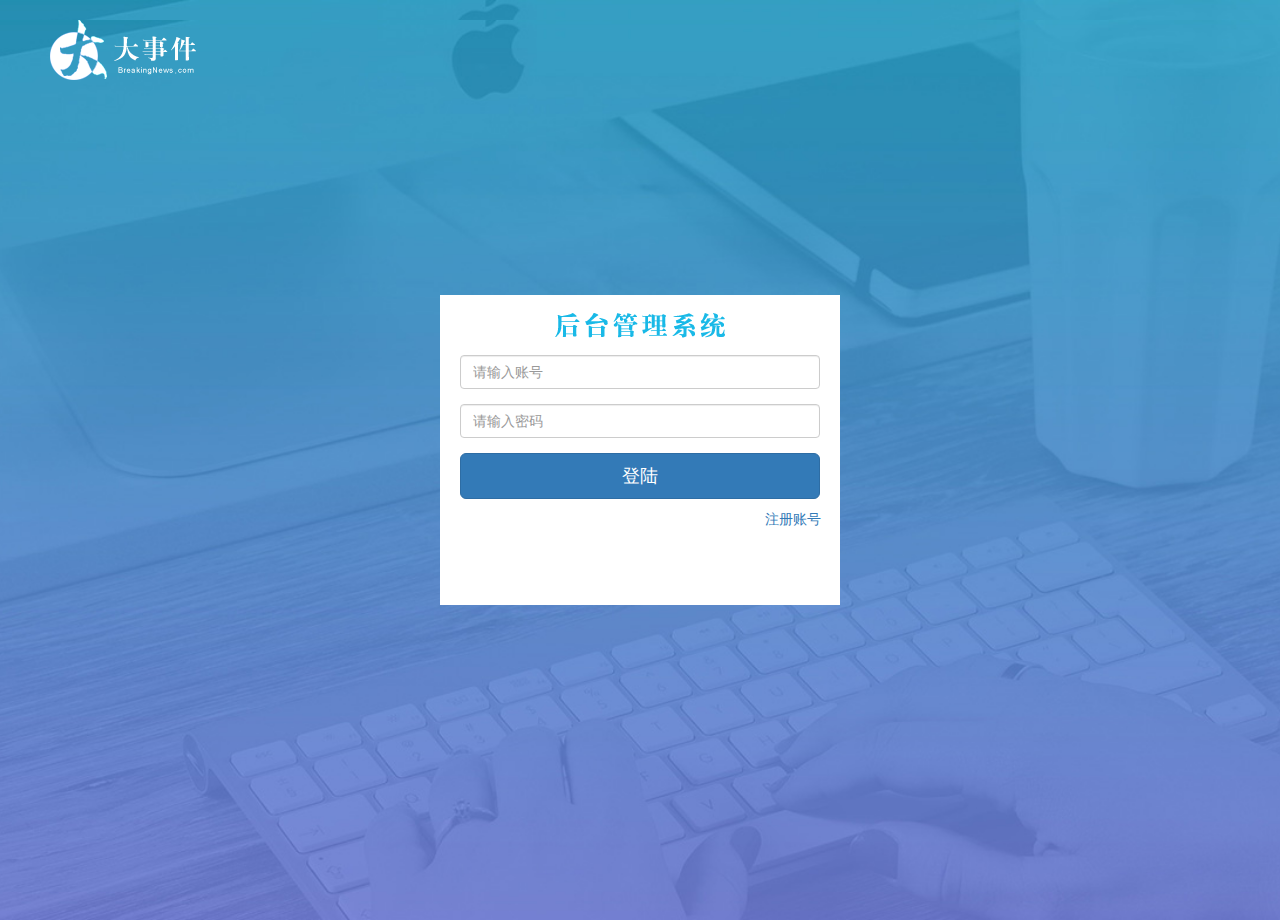
<file: login.html>
<!DOCTYPE html>
<html lang="en">
<head>
    <meta charset="UTF-8">
    <meta http-equiv="X-UA-Compatible" content="IE=edge">
    <meta name="viewport" content="width=device-width, initial-scale=1.0">
    <title>大事件-登陆/注册</title>
    <link rel="stylesheet" href="./assets/css/login.css">
    <link rel="stylesheet" href="./assets/lib/bootstrap.css">
</head>
<body>
    <div class="logo_box">
        <img src="./assets/images/logo.png" alt="">
    </div>
    <div class="log_reg">
        <div class="title_box"></div>

    <!-- 登陆的div -->

    <div class="login_box">
        <!-- 登陆的表单 -->

        <form id="log_form">
            <div class="form-group">
                
                <!-- <label for="exampleInputName2">Name</label> -->
                <input type="text" class="form-control loguse" id="exampleInputName2" placeholder="请输入账号" name="username">
              </div>
            <div class="form-group">
                
                <!-- <label for="exampleInputPassword1">Password</label> -->
                <input type="password" class="form-control logpsw" id="exampleInputPassword1" placeholder="请输入密码" name="password">
              </div>
              <button type="button" class="btn btn-primary btn-lg btn-block" id="logbtn">登陆</button>
        </form>    

        <a href="javascript:;" id="link_reg">注册账号</a>
    
    </div>

    <!-- 注册的div -->

    <div class="reg_box">

        <!-- 注册的表单 -->
        <form id="log_form">
            <div class="form-group">
                
                <!-- <label for="exampleInputName2">Name</label> -->
                <input type="text" class="form-control reguser" id="exampleInputName2" placeholder="请输入账号" name="username">
              </div>
            <div class="form-group">
                
                <!-- <label for="exampleInputPassword1">Password</label> -->
                <input type="password" class="form-control regpsw" id="exampleInputPassword1" placeholder="请输入密码" name="password">
              </div>
              <div class="form-group">
                
                <!-- <label for="exampleInputPassword1">Password</label> -->
                <input type="password" class="form-control" id="exampleInputPassword1" placeholder="请再次输入密码" name="repassword">
              </div>
              <button type="button" class="btn btn-primary btn-lg btn-block" id="regbtn" >注册</button>
        </form>
        <a href="javascript:;" id="link_login">去登陆</a>
    </div>
    </div> 

    <!-- 导入jquery -->
    <script src="./assets/lib/jquery.js"></script>

    <!-- 导入bootstrap中的js -->
    <script src="./assets/lib/bootstrap.js"></script>


    <!-- 封装jquery中的ajaxPrefilter函数 -->
    <script src="./assets/js/baseAPI.js"></script>

    <!-- 导入自己的login文件的js -->
    <script src="./assets/js/login.js"></script>
</body>
</html>
</file>
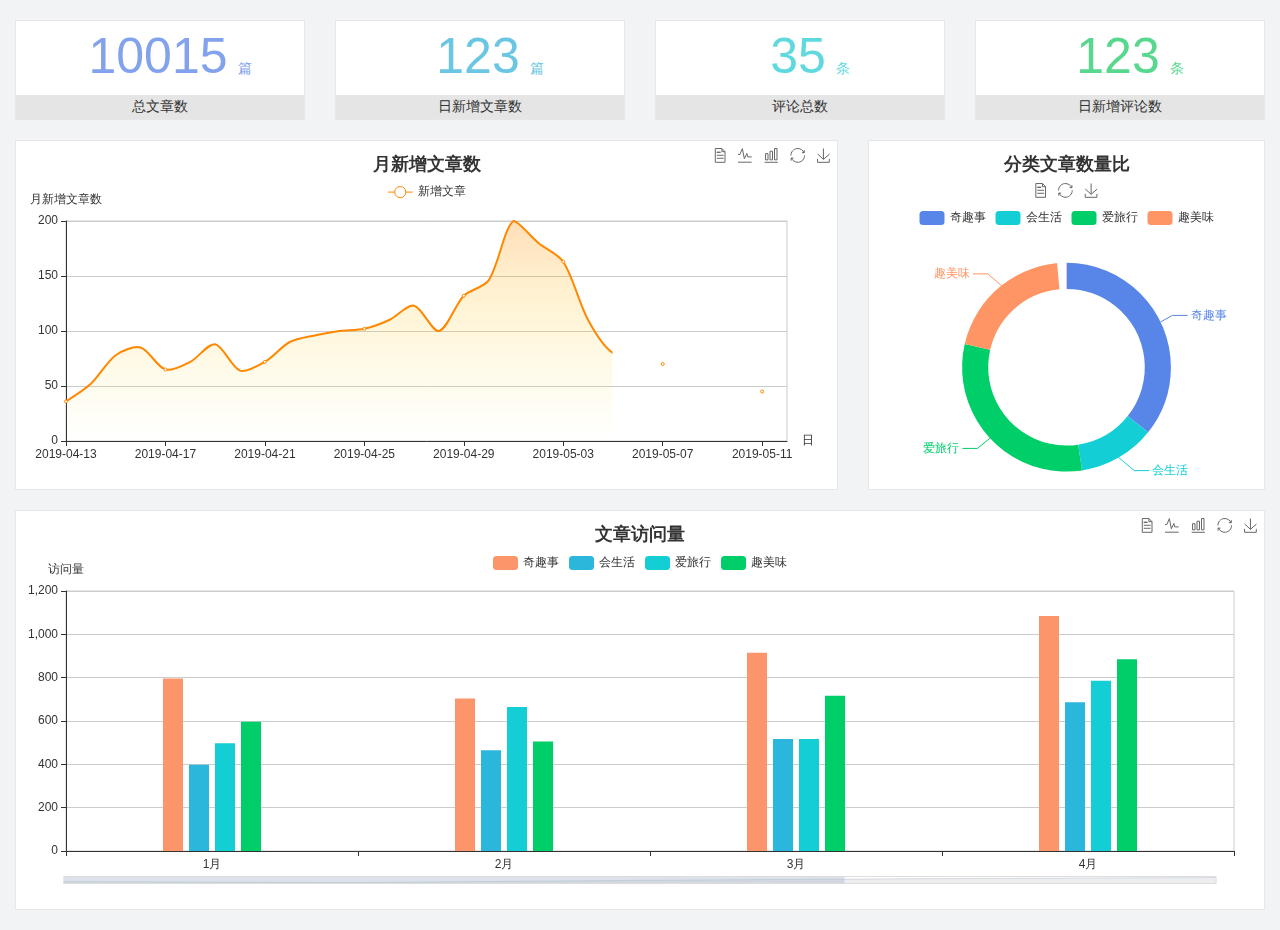
<file: home/dashboard.html>
<!DOCTYPE html>
<html lang="en">

<head>
  <meta charset="UTF-8">
  <meta name="viewport" content="width=device-width, initial-scale=1.0">
  <meta http-equiv="X-UA-Compatible" content="ie=edge">
  <title>图表统计</title>
  <link rel="stylesheet" href="../../assets/lib/bootstrap.css" />
  <link rel="stylesheet" href="../../assets/lib/main.css" />
  <script src="../../assets/lib/jquery.js"></script>
  <script type="text/javascript" src="../../assets/lib/echarts.min.js"></script>
</head>

<body>
  <div class="container-fluid">
    <div class="row spannel_list">
      <div class="col-sm-3 col-xs-6">
        <div class="spannel">
          <em>10015</em><span>篇</span>
          <b>总文章数</b>
        </div>
      </div>
      <div class="col-sm-3 col-xs-6">
        <div class="spannel scolor01">
          <em>123</em><span>篇</span>
          <b>日新增文章数</b>
        </div>
      </div>
      <div class="col-sm-3 col-xs-6">
        <div class="spannel scolor02">
          <em>35</em><span>条</span>
          <b>评论总数</b>
        </div>
      </div>
      <div class="col-sm-3 col-xs-6">
        <div class="spannel scolor03">
          <em>123</em><span>条</span>
          <b>日新增评论数</b>
        </div>
      </div>
    </div>
  </div>

  <div class="container-fluid">
    <div class="row curve-pie">
      <div class="col-lg-8 col-md-8">
        <div class="gragh_pannel" id="curve_show"></div>
      </div>
      <div class="col-lg-4 col-md-4">
        <div class="gragh_pannel" id="pie_show"></div>
      </div>
    </div>
  </div>

  <div class="container-fluid">
    <div class="column_pannel" id="column_show"></div>
  </div>

  <script>
    var oChart = echarts.init(document.getElementById('curve_show'));
    var aList_all = [
      { 'count': 36, 'date': '2019-04-13' },
      { 'count': 52, 'date': '2019-04-14' },
      { 'count': 78, 'date': '2019-04-15' },
      { 'count': 85, 'date': '2019-04-16' },
      { 'count': 65, 'date': '2019-04-17' },
      { 'count': 72, 'date': '2019-04-18' },
      { 'count': 88, 'date': '2019-04-19' },
      { 'count': 64, 'date': '2019-04-20' },
      { 'count': 72, 'date': '2019-04-21' },
      { 'count': 90, 'date': '2019-04-22' },
      { 'count': 96, 'date': '2019-04-23' },
      { 'count': 100, 'date': '2019-04-24' },
      { 'count': 102, 'date': '2019-04-25' },
      { 'count': 110, 'date': '2019-04-26' },
      { 'count': 123, 'date': '2019-04-27' },
      { 'count': 100, 'date': '2019-04-28' },
      { 'count': 132, 'date': '2019-04-29' },
      { 'count': 146, 'date': '2019-04-30' },
      { 'count': 200, 'date': '2019-05-01' },
      { 'count': 180, 'date': '2019-05-02' },
      { 'count': 163, 'date': '2019-05-03' },
      { 'count': 110, 'date': '2019-05-04' },
      { 'count': 80, 'date': '2019-05-05' },
      { 'count': 82, 'date': '2019-05-06' },
      { 'count': 70, 'date': '2019-05-07' },
      { 'count': 65, 'date': '2019-05-08' },
      { 'count': 54, 'date': '2019-05-09' },
      { 'count': 40, 'date': '2019-05-10' },
      { 'count': 45, 'date': '2019-05-11' },
      { 'count': 38, 'date': '2019-05-12' },
    ];

    let aCount = [];
    let aDate = [];

    for (var i = 0; i < aList_all.length; i++) {
      aCount.push(aList_all[i].count);
      aDate.push(aList_all[i].date);
    }

    var chartopt = {
      title: {
        text: '月新增文章数',
        left: 'center',
        top: '10'
      },
      tooltip: {
        trigger: 'axis'
      },
      legend: {
        data: ['新增文章'],
        top: '40'
      },
      toolbox: {
        show: true,
        feature: {
          mark: { show: true },
          dataView: { show: true, readOnly: false },
          magicType: { show: true, type: ['line', 'bar'] },
          restore: { show: true },
          saveAsImage: { show: true }
        }
      },
      calculable: true,
      xAxis: [
        {
          name: '日',
          type: 'category',
          boundaryGap: false,
          data: aDate
        }
      ],
      yAxis: [
        {
          name: '月新增文章数',
          type: 'value'
        }
      ],
      series: [
        {
          name: '新增文章',
          type: 'line',
          smooth: true,
          itemStyle: { normal: { areaStyle: { type: 'default' }, color: '#f80' }, lineStyle: { color: '#f80' } },
          data: aCount
        }],
      areaStyle: {
        normal: {
          color: new echarts.graphic.LinearGradient(0, 0, 0, 1, [{
            offset: 0,
            color: 'rgba(255,136,0,0.39)'
          }, {
            offset: .34,
            color: 'rgba(255,180,0,0.25)'
          }, {
            offset: 1,
            color: 'rgba(255,222,0,0.00)'
          }])

        }
      },
      grid: {
        show: true,
        x: 50,
        x2: 50,
        y: 80,
        height: 220
      }
    };

    oChart.setOption(chartopt);


    var oPie = echarts.init(document.getElementById('pie_show'));
    var oPieopt =
    {
      title: {
        top: 10,
        text: '分类文章数量比',
        x: 'center'
      },
      tooltip: {
        trigger: 'item',
        formatter: "{a} <br/>{b} : {c} ({d}%)"
      },
      color: ['#5885e8', '#13cfd5', '#00ce68', '#ff9565'],
      legend: {
        x: 'center',
        top: 65,
        data: ['奇趣事', '会生活', '爱旅行', '趣美味']
      },
      toolbox: {
        show: true,
        x: 'center',
        top: 35,
        feature: {
          mark: { show: true },
          dataView: { show: true, readOnly: false },
          magicType: {
            show: true,
            type: ['pie', 'funnel'],
            option: {
              funnel: {
                x: '25%',
                width: '50%',
                funnelAlign: 'left',
                max: 1548
              }
            }
          },
          restore: { show: true },
          saveAsImage: { show: true }
        }
      },
      calculable: true,
      series: [
        {
          name: '访问来源',
          type: 'pie',
          radius: ['45%', '60%'],
          center: ['50%', '65%'],
          data: [
            { value: 300, name: '奇趣事' },
            { value: 100, name: '会生活' },
            { value: 260, name: '爱旅行' },
            { value: 180, name: '趣美味' }
          ]
        }
      ]
    };
    oPie.setOption(oPieopt);



    var oColumn = this.echarts.init(document.getElementById('column_show'));
    var oColumnopt =
    {
      title: {
        text: '文章访问量',
        left: 'center',
        top: '10'
      },
      tooltip: {
        trigger: 'axis'
      },
      legend: {
        data: ['奇趣事', '会生活', '爱旅行', '趣美味'],
        top: '40'
      },
      toolbox: {
        show: true,
        feature: {
          mark: { show: true },
          dataView: { show: true, readOnly: false },
          magicType: { show: true, type: ['line', 'bar'] },
          restore: { show: true },
          saveAsImage: { show: true }
        }
      },
      calculable: true,
      xAxis: [
        {
          type: 'category',
          data: ['1月', '2月', '3月', '4月', '5月']
        }
      ],
      yAxis: [
        {
          name: '访问量',
          type: 'value'
        }
      ],
      series: [
        {
          name: '奇趣事',
          type: 'bar',
          barWidth: 20,
          itemStyle: {
            normal: { areaStyle: { type: 'default' }, color: '#fd956a' }
          },
          data: [800, 708, 920, 1090, 1200]
        },
        {
          name: '会生活',
          type: 'bar',
          barWidth: 20,
          itemStyle: {
            normal: { areaStyle: { type: 'default' }, color: '#2bb6db' }
          },
          data: [400, 468, 520, 690, 800]
        },
        {
          name: '爱旅行',
          type: 'bar',
          barWidth: 20,
          itemStyle: {
            normal: { areaStyle: { type: 'default' }, color: '#13cfd5' }
          },
          data: [500, 668, 520, 790, 900]
        },
        {
          name: '趣美味',
          type: 'bar',
          barWidth: 20,
          itemStyle: {
            normal: { areaStyle: { type: 'default' }, color: '#00ce68' }
          },
          data: [600, 508, 720, 890, 1000]
        }
      ],
      grid: {
        show: true,
        x: 50,
        x2: 30,
        y: 80,
        height: 260
      },
      dataZoom: [//给x轴设置滚动条
        {
          start: 0,//默认为0
          end: 100 - 1000 / 31,//默认为100
          type: 'slider',
          show: true,
          xAxisIndex: [0],
          handleSize: 0,//滑动条的 左右2个滑动条的大小
          height: 8,//组件高度
          left: 45, //左边的距离
          right: 50,//右边的距离
          bottom: 26,//右边的距离
          handleColor: '#ddd',//h滑动图标的颜色
          handleStyle: {
            borderColor: "#cacaca",
            borderWidth: "1",
            shadowBlur: 2,
            background: "#ddd",
            shadowColor: "#ddd",
          }
        }]
    };
    oColumn.setOption(oColumnopt);
  </script>
</body>

</html>
</file>
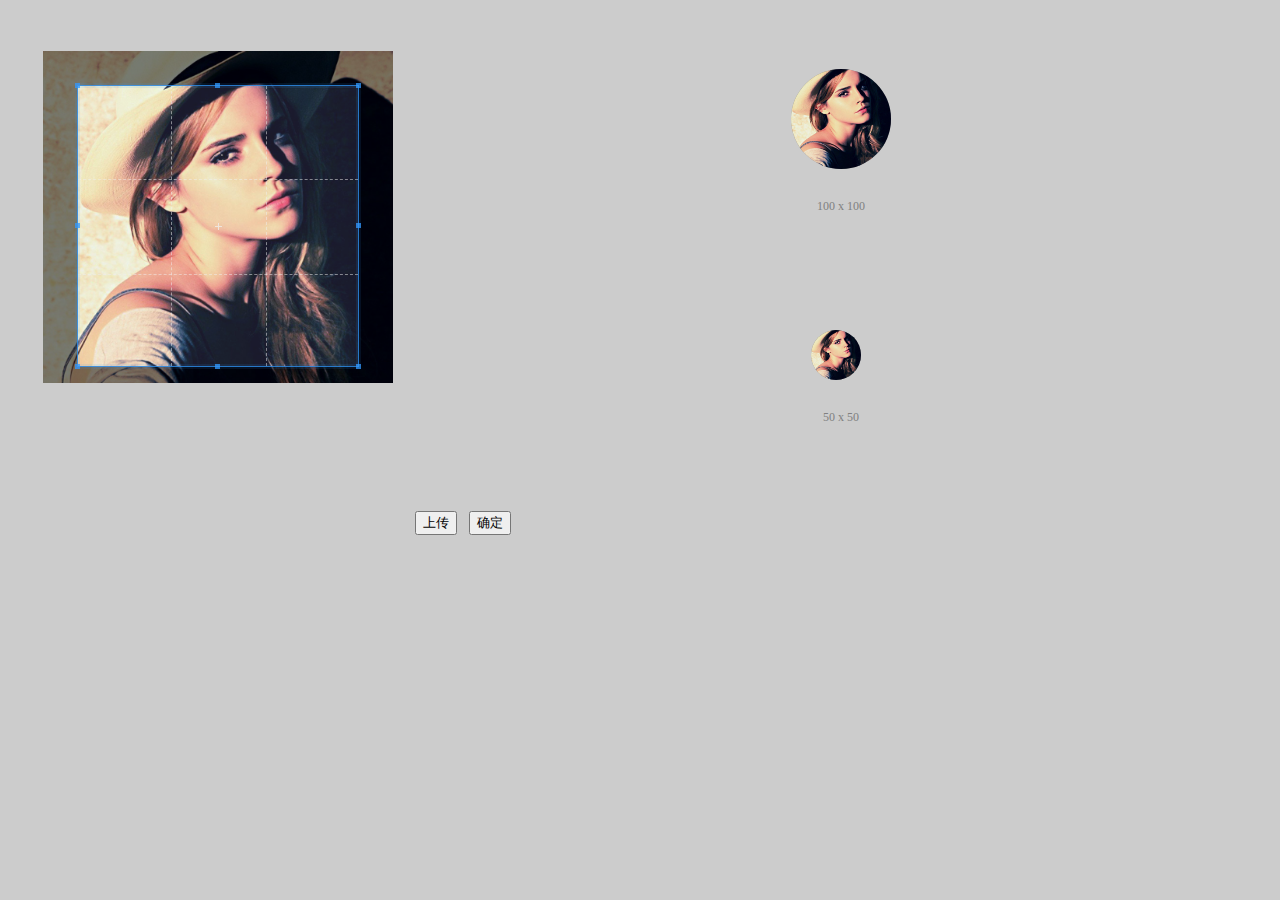
<file: user/user_autor.html>
<!DOCTYPE html>
<html lang="en">

<head>
    <meta charset="UTF-8">
    <meta http-equiv="X-UA-Compatible" content="IE=edge">
    <meta name="viewport" content="width=device-width, initial-scale=1.0">
    <title>Document</title>
    <link rel="stylesheet" href="../assets/lib/cropper/cropper.css" />
    <link rel="stylesheet" href="../assets/css/user/user_autor.css">
</head>

<body>
    <!-- 第一行的图片裁剪和预览区域 -->  
    <div class="row1">    
        <!-- 图片裁剪区域 -->    
        <div class="cropper-box">      
            <!-- 这个 img 标签很重要，将来会把它初始化为裁剪区域 -->      
            <img id="image" src="/assets/images/sample.jpg" />    
        </div>    
        <!-- 图片的预览区域 -->    
        <div class="preview-box">      
            <div>        
                <!-- 宽高为 100px 的预览区域 -->       
                 <div class="img-preview w100"></div>       
                 <p class="size">100 x 100</p>      
            </div>      
            <div>        
                <!-- 宽高为 50px 的预览区域 -->       
                 <div class="img-preview w50"></div>        
                <p class="size">50 x 50</p>  
            </div>    
        </div>  
    </div>  
    <!-- 第二行的按钮区域 -->  
    <div class="row2">    
        <input type="file" id="file" style="display: none;">
        <button type="button" class="layui-btn upfile">上传</button>    
        <button type="button" class="layui-btn layui-btn-danger" id="loadfile">确定</button>  
    </div>
    <!-- 导入jquery -->
    <script src="../assets/lib/jquery.js"></script>
    <script src="../assets/lib/cropper/Cropper.js"></script>
    <script src="../assets/lib/cropper/jquery-cropper.js"></script>
    <!-- 导入baseAPI -->
    <script src="../assets/js/baseAPI.js"></script>
    <!-- 导入自己的js文件 -->
    <script src="../assets/js/user/user_autor.js"></script>
</body>

</html>
</file>
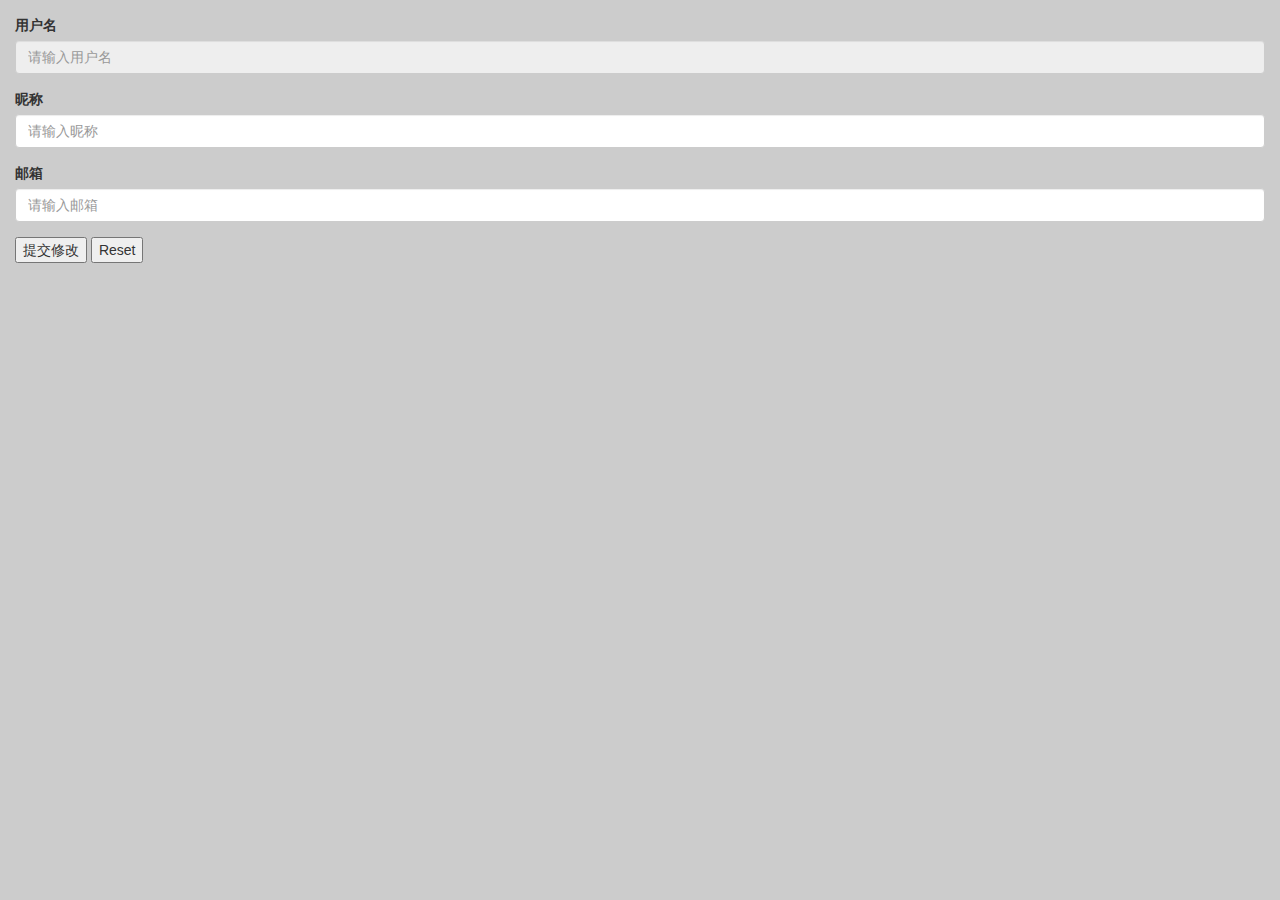
<file: user/user_info.html>
<!DOCTYPE html>
<html lang="en">
<head>
    <meta charset="UTF-8">
    <meta http-equiv="X-UA-Compatible" content="IE=edge">
    <meta name="viewport" content="width=device-width, initial-scale=1.0">
    <title>Document</title>
    <link rel="stylesheet" href="../assets/lib/bootstrap.css">
    <link rel="stylesheet" href="../assets/css/user/user_info.css">
</head>
<body>
    <form id="info_form">
        <input type="hidden" id="id">
        <div class="form-group">
            <label for="exampleInputName2">用户名</label>
            <!-- 给用户名文本框添加只读属性 -->
            <input type="text" class="form-control"  id="username" placeholder="请输入用户名" readonly>
          </div>
          <div class="form-group">
            <label for="exampleInputName2">昵称</label>
            <input type="text" class="form-control"  placeholder="请输入昵称" id="nickname">
          </div>
        <div class="form-group">
            <label for="exampleInputEmail2">邮箱</label>
            <input type="email" class="form-control"  placeholder="请输入邮箱" id="email">
          </div>
          <!-- <button id="btninfo">提交修改</button> -->
          <input type="button" value="提交修改" id="btninfo">
          <input type="reset" id="reset">
      </form>
      <script src="../assets/lib/jquery.js"></script>
      <script src="../assets/js/baseAPI.js"></script>
      <script src="../assets/js/user/user_info.js"></script>
</body>
</html>
</file>
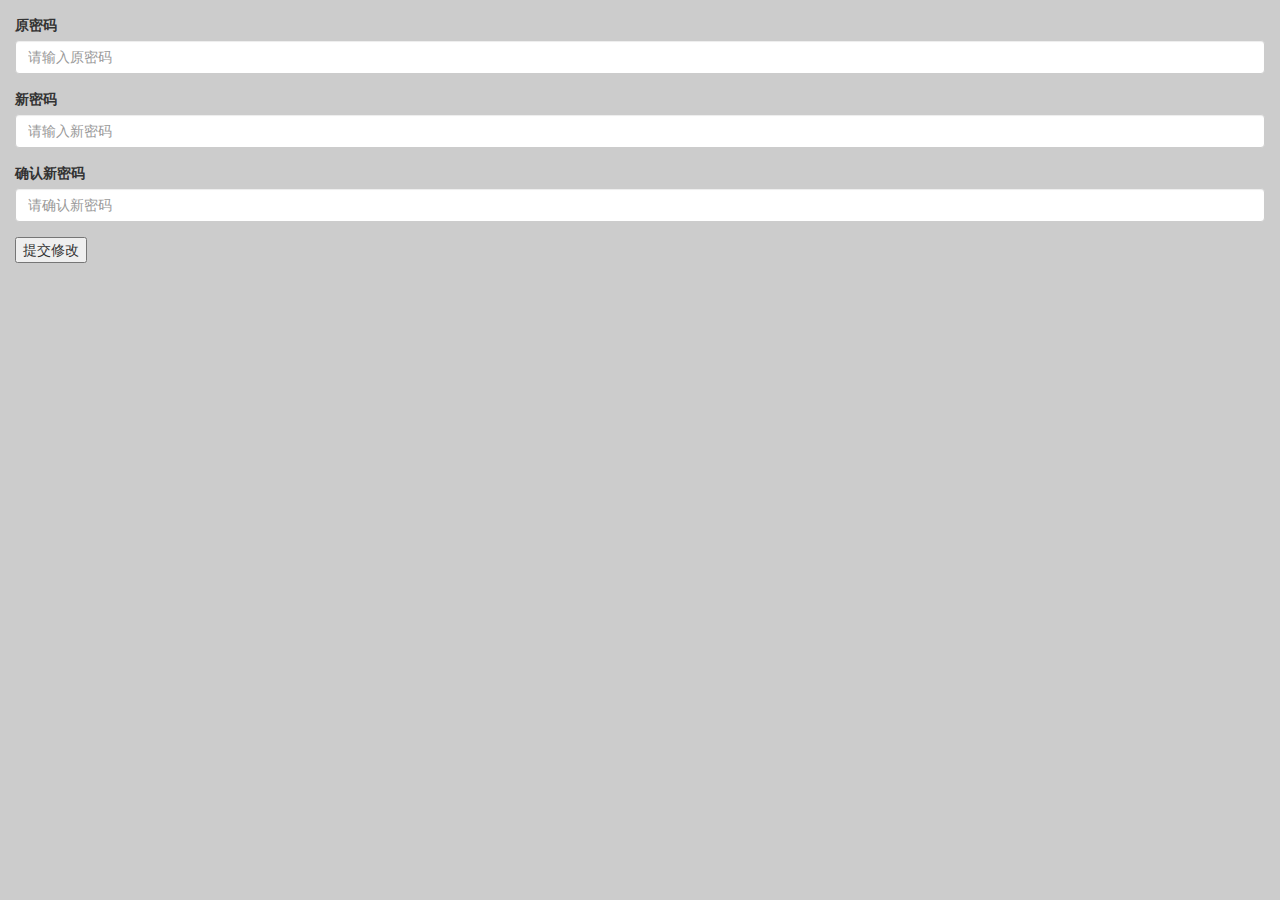
<file: user/user_psw.html>
<!DOCTYPE html>
<html lang="en">
<head>
    <meta charset="UTF-8">
    <meta http-equiv="X-UA-Compatible" content="IE=edge">
    <meta name="viewport" content="width=device-width, initial-scale=1.0">
    <title>Document</title>
    <link rel="stylesheet" href="../assets/lib/bootstrap.css">
    <link rel="stylesheet" href="../assets/css/user/user_psw.css">
</head>
<body>
    <form id="info_form">
        <input type="hidden" id="id">
        <div class="form-group">
            <label for="exampleInputName2">原密码</label>
            
            <input type="text" class="form-control"  id="oldpsw" placeholder="请输入原密码">
          </div>
          <div class="form-group">
            <label for="exampleInputName2">新密码</label>
            <input type="text" class="form-control"  placeholder="请输入新密码" id="newpsw">
          </div>
        <div class="form-group">
            <label for="exampleInputEmail2">确认新密码</label>
            <input type="text" class="form-control"  placeholder="请确认新密码" id="renewpsw">
          </div>
          <!-- <button id="btninfo">提交修改</button> -->
          <input type="button" value="提交修改" id="btnpsw">
          <!-- <input type="reset" id="reset"> -->

          <!-- 导入jquery -->
          <script src="../assets/lib/jquery.js"></script>
          <!-- 导入baseAPI -->
          <script src="../assets/js/baseAPI.js"></script>
          <!-- 导入自己的js文件 -->
          <script src="../assets/js/user/user_psw.js"></script>
</body>
</html>
</file>
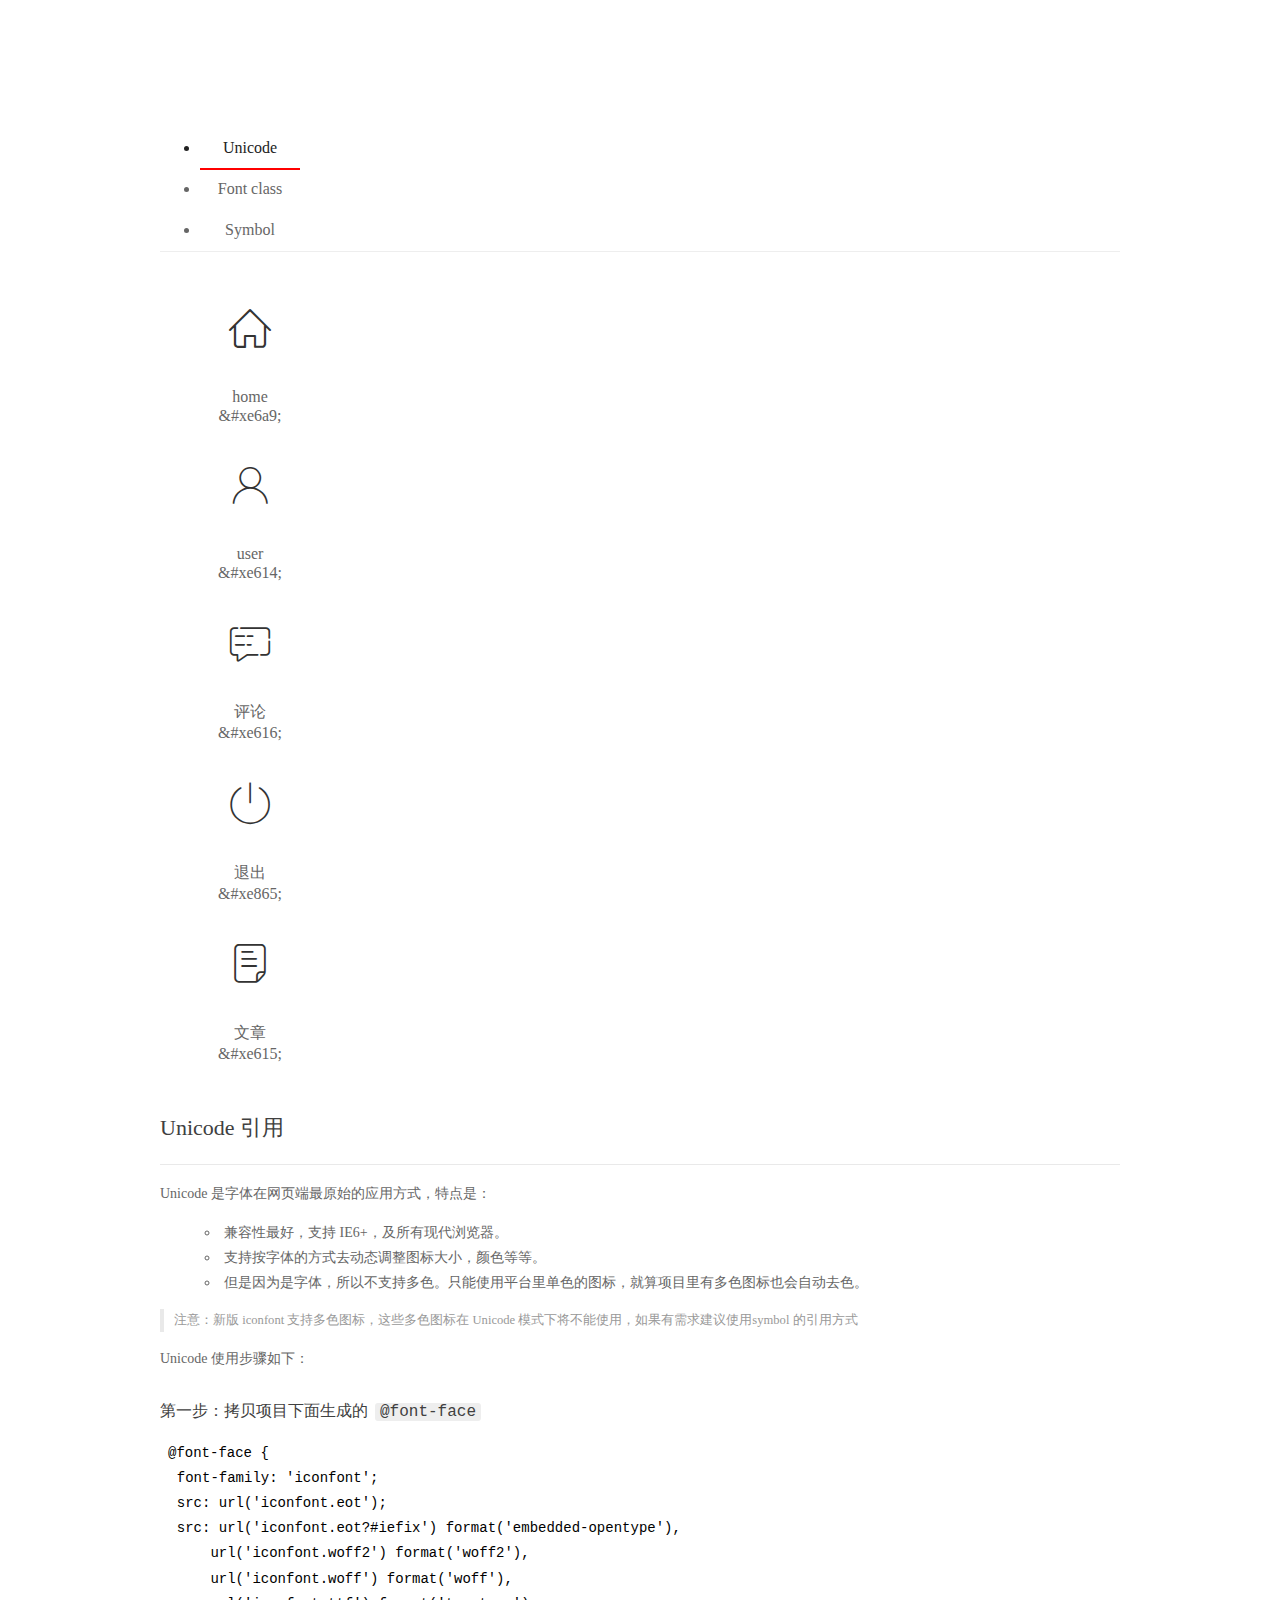
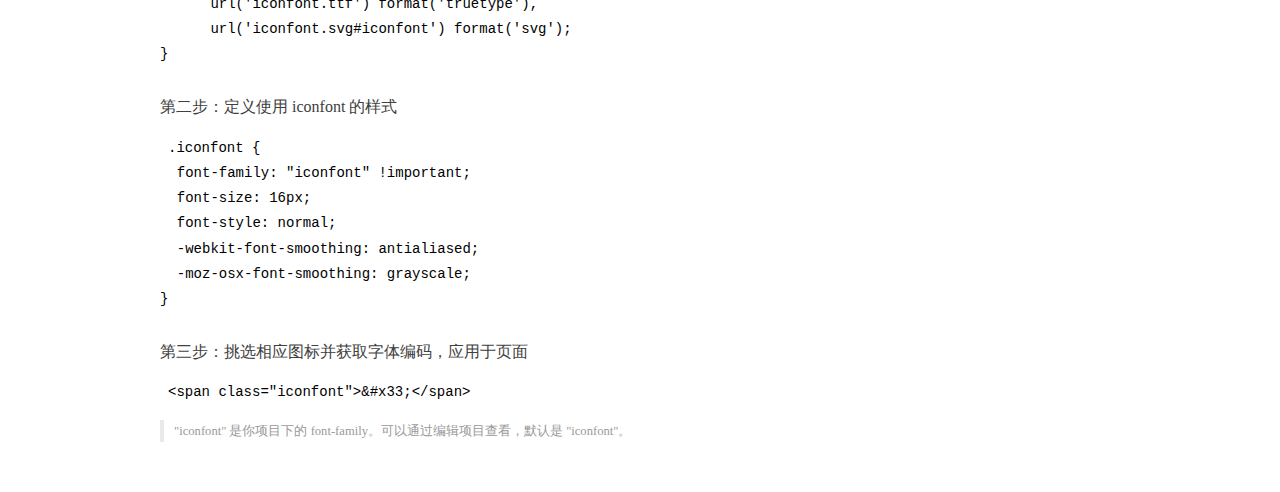
<file: assets/fonts/demo_index.html>
<!DOCTYPE html>
<html>
<head>
  <meta charset="utf-8"/>
  <title>IconFont Demo</title>
  <link rel="shortcut icon" href="https://gtms04.alicdn.com/tps/i4/TB1_oz6GVXXXXaFXpXXJDFnIXXX-64-64.ico" type="image/x-icon"/>
  <link rel="stylesheet" href="https://g.alicdn.com/thx/cube/1.3.2/cube.min.css">
  <link rel="stylesheet" href="demo.css">
  <link rel="stylesheet" href="iconfont.css">
  <script src="iconfont.js"></script>
  <!-- jQuery -->
  <script src="https://a1.alicdn.com/oss/uploads/2018/12/26/7bfddb60-08e8-11e9-9b04-53e73bb6408b.js"></script>
  <!-- 代码高亮 -->
  <script src="https://a1.alicdn.com/oss/uploads/2018/12/26/a3f714d0-08e6-11e9-8a15-ebf944d7534c.js"></script>
</head>
<body>
  <div class="main">
    <h1 class="logo"><a href="https://www.iconfont.cn/" title="iconfont 首页" target="_blank">&#xe86b;</a></h1>
    <div class="nav-tabs">
      <ul id="tabs" class="dib-box">
        <li class="dib active"><span>Unicode</span></li>
        <li class="dib"><span>Font class</span></li>
        <li class="dib"><span>Symbol</span></li>
      </ul>
      
    </div>
    <div class="tab-container">
      <div class="content unicode" style="display: block;">
          <ul class="icon_lists dib-box">
          
            <li class="dib">
              <span class="icon iconfont">&#xe6a9;</span>
                <div class="name">home</div>
                <div class="code-name">&amp;#xe6a9;</div>
              </li>
          
            <li class="dib">
              <span class="icon iconfont">&#xe614;</span>
                <div class="name">user</div>
                <div class="code-name">&amp;#xe614;</div>
              </li>
          
            <li class="dib">
              <span class="icon iconfont">&#xe616;</span>
                <div class="name">评论</div>
                <div class="code-name">&amp;#xe616;</div>
              </li>
          
            <li class="dib">
              <span class="icon iconfont">&#xe865;</span>
                <div class="name">退出</div>
                <div class="code-name">&amp;#xe865;</div>
              </li>
          
            <li class="dib">
              <span class="icon iconfont">&#xe615;</span>
                <div class="name">文章</div>
                <div class="code-name">&amp;#xe615;</div>
              </li>
          
          </ul>
          <div class="article markdown">
          <h2 id="unicode-">Unicode 引用</h2>
          <hr>

          <p>Unicode 是字体在网页端最原始的应用方式，特点是：</p>
          <ul>
            <li>兼容性最好，支持 IE6+，及所有现代浏览器。</li>
            <li>支持按字体的方式去动态调整图标大小，颜色等等。</li>
            <li>但是因为是字体，所以不支持多色。只能使用平台里单色的图标，就算项目里有多色图标也会自动去色。</li>
          </ul>
          <blockquote>
            <p>注意：新版 iconfont 支持多色图标，这些多色图标在 Unicode 模式下将不能使用，如果有需求建议使用symbol 的引用方式</p>
          </blockquote>
          <p>Unicode 使用步骤如下：</p>
          <h3 id="-font-face">第一步：拷贝项目下面生成的 <code>@font-face</code></h3>
<pre><code class="language-css"
>@font-face {
  font-family: 'iconfont';
  src: url('iconfont.eot');
  src: url('iconfont.eot?#iefix') format('embedded-opentype'),
      url('iconfont.woff2') format('woff2'),
      url('iconfont.woff') format('woff'),
      url('iconfont.ttf') format('truetype'),
      url('iconfont.svg#iconfont') format('svg');
}
</code></pre>
          <h3 id="-iconfont-">第二步：定义使用 iconfont 的样式</h3>
<pre><code class="language-css"
>.iconfont {
  font-family: "iconfont" !important;
  font-size: 16px;
  font-style: normal;
  -webkit-font-smoothing: antialiased;
  -moz-osx-font-smoothing: grayscale;
}
</code></pre>
          <h3 id="-">第三步：挑选相应图标并获取字体编码，应用于页面</h3>
<pre>
<code class="language-html"
>&lt;span class="iconfont"&gt;&amp;#x33;&lt;/span&gt;
</code></pre>
          <blockquote>
            <p>"iconfont" 是你项目下的 font-family。可以通过编辑项目查看，默认是 "iconfont"。</p>
          </blockquote>
          </div>
      </div>
      <div class="content font-class">
        <ul class="icon_lists dib-box">
          
          <li class="dib">
            <span class="icon iconfont icon-home"></span>
            <div class="name">
              home
            </div>
            <div class="code-name">.icon-home
            </div>
          </li>
          
          <li class="dib">
            <span class="icon iconfont icon-user"></span>
            <div class="name">
              user
            </div>
            <div class="code-name">.icon-user
            </div>
          </li>
          
          <li class="dib">
            <span class="icon iconfont icon-pinglun"></span>
            <div class="name">
              评论
            </div>
            <div class="code-name">.icon-pinglun
            </div>
          </li>
          
          <li class="dib">
            <span class="icon iconfont icon-tuichu"></span>
            <div class="name">
              退出
            </div>
            <div class="code-name">.icon-tuichu
            </div>
          </li>
          
          <li class="dib">
            <span class="icon iconfont icon-16"></span>
            <div class="name">
              文章
            </div>
            <div class="code-name">.icon-16
            </div>
          </li>
          
        </ul>
        <div class="article markdown">
        <h2 id="font-class-">font-class 引用</h2>
        <hr>

        <p>font-class 是 Unicode 使用方式的一种变种，主要是解决 Unicode 书写不直观，语意不明确的问题。</p>
        <p>与 Unicode 使用方式相比，具有如下特点：</p>
        <ul>
          <li>兼容性良好，支持 IE8+，及所有现代浏览器。</li>
          <li>相比于 Unicode 语意明确，书写更直观。可以很容易分辨这个 icon 是什么。</li>
          <li>因为使用 class 来定义图标，所以当要替换图标时，只需要修改 class 里面的 Unicode 引用。</li>
          <li>不过因为本质上还是使用的字体，所以多色图标还是不支持的。</li>
        </ul>
        <p>使用步骤如下：</p>
        <h3 id="-fontclass-">第一步：引入项目下面生成的 fontclass 代码：</h3>
<pre><code class="language-html">&lt;link rel="stylesheet" href="./iconfont.css"&gt;
</code></pre>
        <h3 id="-">第二步：挑选相应图标并获取类名，应用于页面：</h3>
<pre><code class="language-html">&lt;span class="iconfont icon-xxx"&gt;&lt;/span&gt;
</code></pre>
        <blockquote>
          <p>"
            iconfont" 是你项目下的 font-family。可以通过编辑项目查看，默认是 "iconfont"。</p>
        </blockquote>
      </div>
      </div>
      <div class="content symbol">
          <ul class="icon_lists dib-box">
          
            <li class="dib">
                <svg class="icon svg-icon" aria-hidden="true">
                  <use xlink:href="#icon-home"></use>
                </svg>
                <div class="name">home</div>
                <div class="code-name">#icon-home</div>
            </li>
          
            <li class="dib">
                <svg class="icon svg-icon" aria-hidden="true">
                  <use xlink:href="#icon-user"></use>
                </svg>
                <div class="name">user</div>
                <div class="code-name">#icon-user</div>
            </li>
          
            <li class="dib">
                <svg class="icon svg-icon" aria-hidden="true">
                  <use xlink:href="#icon-pinglun"></use>
                </svg>
                <div class="name">评论</div>
                <div class="code-name">#icon-pinglun</div>
            </li>
          
            <li class="dib">
                <svg class="icon svg-icon" aria-hidden="true">
                  <use xlink:href="#icon-tuichu"></use>
                </svg>
                <div class="name">退出</div>
                <div class="code-name">#icon-tuichu</div>
            </li>
          
            <li class="dib">
                <svg class="icon svg-icon" aria-hidden="true">
                  <use xlink:href="#icon-16"></use>
                </svg>
                <div class="name">文章</div>
                <div class="code-name">#icon-16</div>
            </li>
          
          </ul>
          <div class="article markdown">
          <h2 id="symbol-">Symbol 引用</h2>
          <hr>

          <p>这是一种全新的使用方式，应该说这才是未来的主流，也是平台目前推荐的用法。相关介绍可以参考这篇<a href="">文章</a>
            这种用法其实是做了一个 SVG 的集合，与另外两种相比具有如下特点：</p>
          <ul>
            <li>支持多色图标了，不再受单色限制。</li>
            <li>通过一些技巧，支持像字体那样，通过 <code>font-size</code>, <code>color</code> 来调整样式。</li>
            <li>兼容性较差，支持 IE9+，及现代浏览器。</li>
            <li>浏览器渲染 SVG 的性能一般，还不如 png。</li>
          </ul>
          <p>使用步骤如下：</p>
          <h3 id="-symbol-">第一步：引入项目下面生成的 symbol 代码：</h3>
<pre><code class="language-html">&lt;script src="./iconfont.js"&gt;&lt;/script&gt;
</code></pre>
          <h3 id="-css-">第二步：加入通用 CSS 代码（引入一次就行）：</h3>
<pre><code class="language-html">&lt;style&gt;
.icon {
  width: 1em;
  height: 1em;
  vertical-align: -0.15em;
  fill: currentColor;
  overflow: hidden;
}
&lt;/style&gt;
</code></pre>
          <h3 id="-">第三步：挑选相应图标并获取类名，应用于页面：</h3>
<pre><code class="language-html">&lt;svg class="icon" aria-hidden="true"&gt;
  &lt;use xlink:href="#icon-xxx"&gt;&lt;/use&gt;
&lt;/svg&gt;
</code></pre>
          </div>
      </div>

    </div>
  </div>
  <script>
  $(document).ready(function () {
      $('.tab-container .content:first').show()

      $('#tabs li').click(function (e) {
        var tabContent = $('.tab-container .content')
        var index = $(this).index()

        if ($(this).hasClass('active')) {
          return
        } else {
          $('#tabs li').removeClass('active')
          $(this).addClass('active')

          tabContent.hide().eq(index).fadeIn()
        }
      })
    })
  </script>
</body>
</html>
</file>
<file: assets/css/login.css>
html, body {
    margin: 0;
    padding: 0;
    width: 100%;
    height: 100%;
    /* background-color: pink; */
    background: url("../images/login_bg.jpg") no-repeat center;
    background-size: cover;
}


a {
    text-decoration: none;
    
}


.logo_box {
    width: 200px;
    height: 50px;
    /* position: absolute; */
    /* left: 50px; */
    /* top: 20px; */
    margin-top: 20px;
    margin-left: 50px;
}

.log_reg {
    width: 400px;
    height: 310px;
    background-color: white;
    position: absolute;
    left: 50%;
    top: 50%;
    transform: translate(-50%,-50%);
}


.title_box {
    width: 400px;
    height: 60px;
    background: url("../images/login_title.png") no-repeat center;
}


.reg_box {
    display: none;
}

#log_form {
    padding: 0 20px;  
}

#link_reg {
    display: block;
    margin-top: 10px;
    margin-left: 325px;
}


#link_login {
    display: block;
    margin-top: 10px;
    margin-left: 325px;
}
</file>
<file: assets/lib/main.css>
body{
    font-family:'MicroSoft YaHei';
    background-color: #f2f3f5;
}
.main_wrap{
    position:fixed;
    width:100%;
    height:100%;
    left:0px;
    top:0px;
    background:url('../images/login_bg.jpg'); 
    background-size:100% 100%; 
  }
.header{
    width:1200px;
    overflow: hidden;
    margin:20px auto 0;
}
.heade .logo{
    float: left;
}
.header .copyright{
    float:right;
    font-size:12px;
    color:#fff;
    text-align:right;
    line-height:20px;
    margin-top:10px;
}
.login_form_con{
    position:absolute;
    left:50%;
    top:50%;
    margin-left:-200px;
    margin-top:-155px;
    width:400px;
    height:310px;
    background-color: #edeff0;
}

.login_form{
    position: relative;
}

.login_form .icon-user{
    position:absolute;
    font-size:16px;
    color:#999;
    left:46px;
    top:12px;
}
.login_form .icon-key{
    position:absolute;
    font-size:18px;
    color:#999;
    left:46px;
    top:78px;
}
.login_title{
    height:60px;
    background:url('../images/login_title.png') center center no-repeat #fff;
}
.input_txt,.input_pass,.input_sub{
    display:block;
    width:334px;
    height:37px;
    padding:0px;
    text-indent:40px;
    border:1px solid #ddd;
    margin:27px auto 0;
    outline:none;
}
.input_sub{
    margin-top:40px;
    height:42px;
    background-color: #19b9e7;
    text-indent:0px;
    font-size:18px;
    color:#fff;
    cursor: pointer;
}
.input_sub:hover{
    background-color: #08a0cc;
}

.sider{
    position:fixed;
    left:0;
    top:0;
    bottom:0;
    width:210px;
    background-color: #323745;
}
.sider .logo{
    display:block;
    height:56px;
    background-color: #242732;
    overflow: hidden;
}
.sider .logo img{
    display:block;
    margin:6px auto 0;
}
.user_info{
    height:79px;
    border-bottom:1px solid #5a5e6b;
}

.user_info img{
    float: left;
    width:40px;
    height:40px;
    border-radius:20px;
    margin:19px 0 0 30px;
}
.user_info span{
    float: left;
    width:120px;
    font-size:12px;
    color:#fff;
    margin:23px 0 0 20px;
}
.user_info b{
    float: left;
    width: 120px;
    font-weight:normal;
    font-size:12px;
    color:#adafb5;
    margin:2px 0 0 20px;
}

.menu .level01{
    height:50px;
    line-height:50px;
}
.menu .level01 a{
    display:block;
    height:50px;
    font-size:12px;
    color:#adafb5;
    overflow: hidden;
}
.menu .level01.active a{
    background-color: #1378f0;
    color:#fff;
}
.menu .level01.active i{
    color:#fff;
}

.menu .level01 a:hover{
    background-color: #1378f0;
    color:#fff;
}
.menu .level01 a:hover i{
    color:#fff;
}
.menu .level01 i{
    color:#61646f;
    font-size:22px;
    float: left;
    margin-left:26px;
}
.menu .level01 span{
    float: left;
    margin-left:10px;
}
.menu .level01 b{
    float: right;
    margin-right:20px;
    font-weight:normal;
    transform:rotate(90deg);
    transition:all 500ms ease;
}

.menu .level01 .rotate0{
    transform:rotate(0deg);
}

.menu .level02{
    background: #242732;
    display:none;
}


.menu .level02 li{
    height:40px;
    line-height:40px;
}
.menu .level02 li a{
    display:block;
    height:40px;
    font-size:12px;
    color:#adafb5;
    overflow: hidden;
}

.menu .level02 li a:hover{
    background-color: #1378f0;
    color:#fff;
}

.menu .level02 li i{
    font-size:12px;
    float: left;
    margin-left:60px;
}
.menu .level02 li span{
    font-size:12px;
    float: left;
    margin-left:5px;
}

.menu .level02 .active a{
    color:#ffae00;
}

.header_bar{
    position:fixed;
    left:210px;
    right:0;
    top:0;
    height:56px;
    background-color: #fff;
}

.main{
    position:fixed;
    left:210px;
    top:56px;
    right:0;
    bottom:0;
    background-color: #f2f3f5;
}

.search_form{
    width:218px;
    height:33px;
    border:1px solid #ddd;
    background-color: #f2f3f5;
    border-radius:16px;
    float: left;
    margin:12px 0 0 27px;
}

.search_form input{
    padding:0px;
    margin:0px;
    border:0px;
    float: left;
    background-color: #f2f3f5;
    font-size:12px;
    width:175px;
    height:31px;
    margin-left:12px;
    outline:none;
   
}

.search_form .icon-search{
    line-height:33px;
    cursor: pointer;
    font-size:18px;
    color:#abaebb;
}
.user_center_link{
    float:right;

}
.user_center_link a{
    line-height:56px;
    font-size:12px;
    color:#999;
    margin-right:15px;
}
.user_center_link a:hover{
    color:#ffae00
}

.user_center_link img{
    width:42px;
    height:42px;
    border-radius:32px;
    margin-right:10px;
}

.spannel_list{
    margin-top:20px;
}

.spannel{
	height:100px;
	overflow:hidden;
	text-align:center;
    position:relative;
    background-color: #fff;
    border:1px solid #e7e7e9;
    margin-bottom:20px;
}

.spannel em{
    font-style:normal;
	font-size:50px;
	line-height:50px;
	display:inline-block;
	margin:10px 0 0 20px;
	font-family:'Arial';
	color:#83a2ed;
}

.spannel span{
	font-size:14px;
	display:inline-block;
	color:#83a2ed;
	margin-left:10px;
}

.spannel b{
	position:absolute;
	left:0;
	bottom:0;
	width:100%;
	line-height:24px;
	background:#e5e5e5;
	color:#333;
	font-size:14px;
	font-weight:normal;
}

.scolor01 em,.scolor01 span{
	color:#6ac6e2;
}

.scolor02 em,.scolor02 span{
	color:#5fd9de;
}

.scolor03 em,.scolor03 span{
	color:#58d88e;
}


.gragh_pannel{
    height:350px;
    border:1px solid #e7e7e9;
    background-color: #fff!important; 
    margin-bottom:20px;  
}

.column_pannel{
    margin-bottom:20px;
    height:400px;
    border:1px solid #e7e7e9;
    background-color: #fff!important;   
}

.common_title{
    line-height:42px;
    background-color: #fbfbfb;
    border:1px solid #e7e7e9;
    margin-top:20px;
    text-indent: 15px;
    font-size:14px;
    color:#333;
}

.common_con{
    border:1px solid #e7e7e9;
    border-top:0px;
    background-color: #fff;
    padding-bottom:20px;
    margin-bottom:20px;
}
.opt_btns{
    margin-top:20px;
}

.mp20{
    margin-top:20px;
}

.pagination{   
   margin:0;
}

.article_form{
    margin-top:20px;
}

.form-group{
    margin-bottom:25px;
}

.form-group label{
    font-weight:normal;
    color:#666;
}

.icon-icondate{
    line-height:16px;
}

.user_pic{
    width:100px;
    height:100px;
    margin-bottom:10px;
}

.article_cover{
    width:200px;
    height:200px;
    margin-bottom:10px;
}
</file>
<file: assets/lib/cropper/cropper.css>
/*!
 * Cropper.js v1.5.6
 * https://fengyuanchen.github.io/cropperjs
 *
 * Copyright 2015-present Chen Fengyuan
 * Released under the MIT license
 *
 * Date: 2019-10-04T04:33:44.164Z
 */

.cropper-container {
  direction: ltr;
  font-size: 0;
  line-height: 0;
  position: relative;
  -ms-touch-action: none;
  touch-action: none;
  -webkit-user-select: none;
  -moz-user-select: none;
  -ms-user-select: none;
  user-select: none;
}

.cropper-container img {
  display: block;
  height: 100%;
  image-orientation: 0deg;
  max-height: none !important;
  max-width: none !important;
  min-height: 0 !important;
  min-width: 0 !important;
  width: 100%;
}

.cropper-wrap-box,
.cropper-canvas,
.cropper-drag-box,
.cropper-crop-box,
.cropper-modal {
  bottom: 0;
  left: 0;
  position: absolute;
  right: 0;
  top: 0;
}

.cropper-wrap-box,
.cropper-canvas {
  overflow: hidden;
}

.cropper-drag-box {
  background-color: #fff;
  opacity: 0;
}

.cropper-modal {
  background-color: #000;
  opacity: 0.5;
}

.cropper-view-box {
  display: block;
  height: 100%;
  outline: 1px solid #39f;
  outline-color: rgba(51, 153, 255, 0.75);
  overflow: hidden;
  width: 100%;
}

.cropper-dashed {
  border: 0 dashed #eee;
  display: block;
  opacity: 0.5;
  position: absolute;
}

.cropper-dashed.dashed-h {
  border-bottom-width: 1px;
  border-top-width: 1px;
  height: calc(100% / 3);
  left: 0;
  top: calc(100% / 3);
  width: 100%;
}

.cropper-dashed.dashed-v {
  border-left-width: 1px;
  border-right-width: 1px;
  height: 100%;
  left: calc(100% / 3);
  top: 0;
  width: calc(100% / 3);
}

.cropper-center {
  display: block;
  height: 0;
  left: 50%;
  opacity: 0.75;
  position: absolute;
  top: 50%;
  width: 0;
}

.cropper-center::before,
.cropper-center::after {
  background-color: #eee;
  content: ' ';
  display: block;
  position: absolute;
}

.cropper-center::before {
  height: 1px;
  left: -3px;
  top: 0;
  width: 7px;
}

.cropper-center::after {
  height: 7px;
  left: 0;
  top: -3px;
  width: 1px;
}

.cropper-face,
.cropper-line,
.cropper-point {
  display: block;
  height: 100%;
  opacity: 0.1;
  position: absolute;
  width: 100%;
}

.cropper-face {
  background-color: #fff;
  left: 0;
  top: 0;
}

.cropper-line {
  background-color: #39f;
}

.cropper-line.line-e {
  cursor: ew-resize;
  right: -3px;
  top: 0;
  width: 5px;
}

.cropper-line.line-n {
  cursor: ns-resize;
  height: 5px;
  left: 0;
  top: -3px;
}

.cropper-line.line-w {
  cursor: ew-resize;
  left: -3px;
  top: 0;
  width: 5px;
}

.cropper-line.line-s {
  bottom: -3px;
  cursor: ns-resize;
  height: 5px;
  left: 0;
}

.cropper-point {
  background-color: #39f;
  height: 5px;
  opacity: 0.75;
  width: 5px;
}

.cropper-point.point-e {
  cursor: ew-resize;
  margin-top: -3px;
  right: -3px;
  top: 50%;
}

.cropper-point.point-n {
  cursor: ns-resize;
  left: 50%;
  margin-left: -3px;
  top: -3px;
}

.cropper-point.point-w {
  cursor: ew-resize;
  left: -3px;
  margin-top: -3px;
  top: 50%;
}

.cropper-point.point-s {
  bottom: -3px;
  cursor: s-resize;
  left: 50%;
  margin-left: -3px;
}

.cropper-point.point-ne {
  cursor: nesw-resize;
  right: -3px;
  top: -3px;
}

.cropper-point.point-nw {
  cursor: nwse-resize;
  left: -3px;
  top: -3px;
}

.cropper-point.point-sw {
  bottom: -3px;
  cursor: nesw-resize;
  left: -3px;
}

.cropper-point.point-se {
  bottom: -3px;
  cursor: nwse-resize;
  height: 20px;
  opacity: 1;
  right: -3px;
  width: 20px;
}

@media (min-width: 768px) {
  .cropper-point.point-se {
    height: 15px;
    width: 15px;
  }
}

@media (min-width: 992px) {
  .cropper-point.point-se {
    height: 10px;
    width: 10px;
  }
}

@media (min-width: 1200px) {
  .cropper-point.point-se {
    height: 5px;
    opacity: 0.75;
    width: 5px;
  }
}

.cropper-point.point-se::before {
  background-color: #39f;
  bottom: -50%;
  content: ' ';
  display: block;
  height: 200%;
  opacity: 0;
  position: absolute;
  right: -50%;
  width: 200%;
}

.cropper-invisible {
  opacity: 0;
}

.cropper-bg {
  background-image: url('[data-uri]');
}

.cropper-hide {
  display: block;
  height: 0;
  position: absolute;
  width: 0;
}

.cropper-hidden {
  display: none !important;
}

.cropper-move {
  cursor: move;
}

.cropper-crop {
  cursor: crosshair;
}

.cropper-disabled .cropper-drag-box,
.cropper-disabled .cropper-face,
.cropper-disabled .cropper-line,
.cropper-disabled .cropper-point {
  cursor: not-allowed;
}
</file>
<file: assets/css/user/user_autor.css>
body, html {
    margin: 0;
    padding: 0;
}

body {
    background-color: #ccc;
    padding: 15px;
}
.row2 { display: flex; justify-content: flex-end; margin-top: 20px; width: 500px;}/* 设置裁剪区域的样式 */
.cropper-box {width: 350px; height: 350px; overflow: hidden;}
.w100 { width: 100px; height: 100px; background-color: gray;}/* 设置第二个预览区域的样式 */
.w50 { width: 50px; height: 50px;background-color: gray; margin-top: 50px;}/* 设置预览区域下方文本的样式 */
.size { font-size: 12px; color: gray; text-align: center;}/* 设置图片行的样式 */
.row1 {display: flex;}/* 设置 preview-box 区域的的样式 */
.preview-box { display: flex; flex-direction: column; flex: 1; align-items: center;}/* 设置 img-preview 区域的样式 */
.img-preview { overflow: hidden; border-radius: 50%;}
</file>
<file: assets/css/user/user_info.css>
body,html {
    padding: 0;
    margin: 0;
}

body {
    padding: 15px;
    background-color: #ccc;
}

#info_form {
    /* width: 500px; */
    /* margin-left: 300px; */
}
</file>
<file: assets/css/user/user_psw.css>
body, html {
    padding: 0;
    margin: 0;
}
body {
    padding: 15px;
    background-color: #ccc;
}
</file>
<file: assets/fonts/demo.css>
/* Logo 字体 */
@font-face {
  font-family: "iconfont logo";
  src: url('https://at.alicdn.com/t/font_985780_km7mi63cihi.eot?t=1545807318834');
  src: url('https://at.alicdn.com/t/font_985780_km7mi63cihi.eot?t=1545807318834#iefix') format('embedded-opentype'),
    url('https://at.alicdn.com/t/font_985780_km7mi63cihi.woff?t=1545807318834') format('woff'),
    url('https://at.alicdn.com/t/font_985780_km7mi63cihi.ttf?t=1545807318834') format('truetype'),
    url('https://at.alicdn.com/t/font_985780_km7mi63cihi.svg?t=1545807318834#iconfont') format('svg');
}

.logo {
  font-family: "iconfont logo";
  font-size: 160px;
  font-style: normal;
  -webkit-font-smoothing: antialiased;
  -moz-osx-font-smoothing: grayscale;
}

/* tabs */
.nav-tabs {
  position: relative;
}

.nav-tabs .nav-more {
  position: absolute;
  right: 0;
  bottom: 0;
  height: 42px;
  line-height: 42px;
  color: #666;
}

#tabs {
  border-bottom: 1px solid #eee;
}

#tabs li {
  cursor: pointer;
  width: 100px;
  height: 40px;
  line-height: 40px;
  text-align: center;
  font-size: 16px;
  border-bottom: 2px solid transparent;
  position: relative;
  z-index: 1;
  margin-bottom: -1px;
  color: #666;
}


#tabs .active {
  border-bottom-color: #f00;
  color: #222;
}

.tab-container .content {
  display: none;
}

/* 页面布局 */
.main {
  padding: 30px 100px;
  width: 960px;
  margin: 0 auto;
}

.main .logo {
  color: #333;
  text-align: left;
  margin-bottom: 30px;
  line-height: 1;
  height: 110px;
  margin-top: -50px;
  overflow: hidden;
  *zoom: 1;
}

.main .logo a {
  font-size: 160px;
  color: #333;
}

.helps {
  margin-top: 40px;
}

.helps pre {
  padding: 20px;
  margin: 10px 0;
  border: solid 1px #e7e1cd;
  background-color: #fffdef;
  overflow: auto;
}

.icon_lists {
  width: 100% !important;
  overflow: hidden;
  *zoom: 1;
}

.icon_lists li {
  width: 100px;
  margin-bottom: 10px;
  margin-right: 20px;
  text-align: center;
  list-style: none !important;
  cursor: default;
}

.icon_lists li .code-name {
  line-height: 1.2;
}

.icon_lists .icon {
  display: block;
  height: 100px;
  line-height: 100px;
  font-size: 42px;
  margin: 10px auto;
  color: #333;
  -webkit-transition: font-size 0.25s linear, width 0.25s linear;
  -moz-transition: font-size 0.25s linear, width 0.25s linear;
  transition: font-size 0.25s linear, width 0.25s linear;
}

.icon_lists .icon:hover {
  font-size: 100px;
}

.icon_lists .svg-icon {
  /* 通过设置 font-size 来改变图标大小 */
  width: 1em;
  /* 图标和文字相邻时，垂直对齐 */
  vertical-align: -0.15em;
  /* 通过设置 color 来改变 SVG 的颜色/fill */
  fill: currentColor;
  /* path 和 stroke 溢出 viewBox 部分在 IE 下会显示
      normalize.css 中也包含这行 */
  overflow: hidden;
}

.icon_lists li .name,
.icon_lists li .code-name {
  color: #666;
}

/* markdown 样式 */
.markdown {
  color: #666;
  font-size: 14px;
  line-height: 1.8;
}

.highlight {
  line-height: 1.5;
}

.markdown img {
  vertical-align: middle;
  max-width: 100%;
}

.markdown h1 {
  color: #404040;
  font-weight: 500;
  line-height: 40px;
  margin-bottom: 24px;
}

.markdown h2,
.markdown h3,
.markdown h4,
.markdown h5,
.markdown h6 {
  color: #404040;
  margin: 1.6em 0 0.6em 0;
  font-weight: 500;
  clear: both;
}

.markdown h1 {
  font-size: 28px;
}

.markdown h2 {
  font-size: 22px;
}

.markdown h3 {
  font-size: 16px;
}

.markdown h4 {
  font-size: 14px;
}

.markdown h5 {
  font-size: 12px;
}

.markdown h6 {
  font-size: 12px;
}

.markdown hr {
  height: 1px;
  border: 0;
  background: #e9e9e9;
  margin: 16px 0;
  clear: both;
}

.markdown p {
  margin: 1em 0;
}

.markdown>p,
.markdown>blockquote,
.markdown>.highlight,
.markdown>ol,
.markdown>ul {
  width: 80%;
}

.markdown ul>li {
  list-style: circle;
}

.markdown>ul li,
.markdown blockquote ul>li {
  margin-left: 20px;
  padding-left: 4px;
}

.markdown>ul li p,
.markdown>ol li p {
  margin: 0.6em 0;
}

.markdown ol>li {
  list-style: decimal;
}

.markdown>ol li,
.markdown blockquote ol>li {
  margin-left: 20px;
  padding-left: 4px;
}

.markdown code {
  margin: 0 3px;
  padding: 0 5px;
  background: #eee;
  border-radius: 3px;
}

.markdown strong,
.markdown b {
  font-weight: 600;
}

.markdown>table {
  border-collapse: collapse;
  border-spacing: 0px;
  empty-cells: show;
  border: 1px solid #e9e9e9;
  width: 95%;
  margin-bottom: 24px;
}

.markdown>table th {
  white-space: nowrap;
  color: #333;
  font-weight: 600;
}

.markdown>table th,
.markdown>table td {
  border: 1px solid #e9e9e9;
  padding: 8px 16px;
  text-align: left;
}

.markdown>table th {
  background: #F7F7F7;
}

.markdown blockquote {
  font-size: 90%;
  color: #999;
  border-left: 4px solid #e9e9e9;
  padding-left: 0.8em;
  margin: 1em 0;
}

.markdown blockquote p {
  margin: 0;
}

.markdown .anchor {
  opacity: 0;
  transition: opacity 0.3s ease;
  margin-left: 8px;
}

.markdown .waiting {
  color: #ccc;
}

.markdown h1:hover .anchor,
.markdown h2:hover .anchor,
.markdown h3:hover .anchor,
.markdown h4:hover .anchor,
.markdown h5:hover .anchor,
.markdown h6:hover .anchor {
  opacity: 1;
  display: inline-block;
}

.markdown>br,
.markdown>p>br {
  clear: both;
}


.hljs {
  display: block;
  background: white;
  padding: 0.5em;
  color: #333333;
  overflow-x: auto;
}

.hljs-comment,
.hljs-meta {
  color: #969896;
}

.hljs-string,
.hljs-variable,
.hljs-template-variable,
.hljs-strong,
.hljs-emphasis,
.hljs-quote {
  color: #df5000;
}

.hljs-keyword,
.hljs-selector-tag,
.hljs-type {
  color: #a71d5d;
}

.hljs-literal,
.hljs-symbol,
.hljs-bullet,
.hljs-attribute {
  color: #0086b3;
}

.hljs-section,
.hljs-name {
  color: #63a35c;
}

.hljs-tag {
  color: #333333;
}

.hljs-title,
.hljs-attr,
.hljs-selector-id,
.hljs-selector-class,
.hljs-selector-attr,
.hljs-selector-pseudo {
  color: #795da3;
}

.hljs-addition {
  color: #55a532;
  background-color: #eaffea;
}

.hljs-deletion {
  color: #bd2c00;
  background-color: #ffecec;
}

.hljs-link {
  text-decoration: underline;
}

/* 代码高亮 */
/* PrismJS 1.15.0
https://prismjs.com/download.html#themes=prism&languages=markup+css+clike+javascript */
/**
 * prism.js default theme for JavaScript, CSS and HTML
 * Based on dabblet (http://dabblet.com)
 * @author Lea Verou
 */
code[class*="language-"],
pre[class*="language-"] {
  color: black;
  background: none;
  text-shadow: 0 1px white;
  font-family: Consolas, Monaco, 'Andale Mono', 'Ubuntu Mono', monospace;
  text-align: left;
  white-space: pre;
  word-spacing: normal;
  word-break: normal;
  word-wrap: normal;
  line-height: 1.5;

  -moz-tab-size: 4;
  -o-tab-size: 4;
  tab-size: 4;

  -webkit-hyphens: none;
  -moz-hyphens: none;
  -ms-hyphens: none;
  hyphens: none;
}

pre[class*="language-"]::-moz-selection,
pre[class*="language-"] ::-moz-selection,
code[class*="language-"]::-moz-selection,
code[class*="language-"] ::-moz-selection {
  text-shadow: none;
  background: #b3d4fc;
}

pre[class*="language-"]::selection,
pre[class*="language-"] ::selection,
code[class*="language-"]::selection,
code[class*="language-"] ::selection {
  text-shadow: none;
  background: #b3d4fc;
}

@media print {

  code[class*="language-"],
  pre[class*="language-"] {
    text-shadow: none;
  }
}

/* Code blocks */
pre[class*="language-"] {
  padding: 1em;
  margin: .5em 0;
  overflow: auto;
}

:not(pre)>code[class*="language-"],
pre[class*="language-"] {
  background: #f5f2f0;
}

/* Inline code */
:not(pre)>code[class*="language-"] {
  padding: .1em;
  border-radius: .3em;
  white-space: normal;
}

.token.comment,
.token.prolog,
.token.doctype,
.token.cdata {
  color: slategray;
}

.token.punctuation {
  color: #999;
}

.namespace {
  opacity: .7;
}

.token.property,
.token.tag,
.token.boolean,
.token.number,
.token.constant,
.token.symbol,
.token.deleted {
  color: #905;
}

.token.selector,
.token.attr-name,
.token.string,
.token.char,
.token.builtin,
.token.inserted {
  color: #690;
}

.token.operator,
.token.entity,
.token.url,
.language-css .token.string,
.style .token.string {
  color: #9a6e3a;
  background: hsla(0, 0%, 100%, .5);
}

.token.atrule,
.token.attr-value,
.token.keyword {
  color: #07a;
}

.token.function,
.token.class-name {
  color: #DD4A68;
}

.token.regex,
.token.important,
.token.variable {
  color: #e90;
}

.token.important,
.token.bold {
  font-weight: bold;
}

.token.italic {
  font-style: italic;
}

.token.entity {
  cursor: help;
}
</file>
<file: assets/fonts/iconfont.css>
@font-face {font-family: "iconfont";
  src: url('iconfont.eot?t=1576139966484'); /* IE9 */
  src: url('iconfont.eot?t=1576139966484#iefix') format('embedded-opentype'), /* IE6-IE8 */
  url('[data-uri]') format('woff2'),
  url('iconfont.woff?t=1576139966484') format('woff'),
  url('iconfont.ttf?t=1576139966484') format('truetype'), /* chrome, firefox, opera, Safari, Android, iOS 4.2+ */
  url('iconfont.svg?t=1576139966484#iconfont') format('svg'); /* iOS 4.1- */
}

.iconfont {
  font-family: "iconfont" !important;
  font-size: 16px;
  font-style: normal;
  -webkit-font-smoothing: antialiased;
  -moz-osx-font-smoothing: grayscale;
}

.icon-home:before {
  content: "\e6a9";
}

.icon-user:before {
  content: "\e614";
}

.icon-pinglun:before {
  content: "\e616";
}

.icon-tuichu:before {
  content: "\e865";
}

.icon-16:before {
  content: "\e615";
}
</file>
